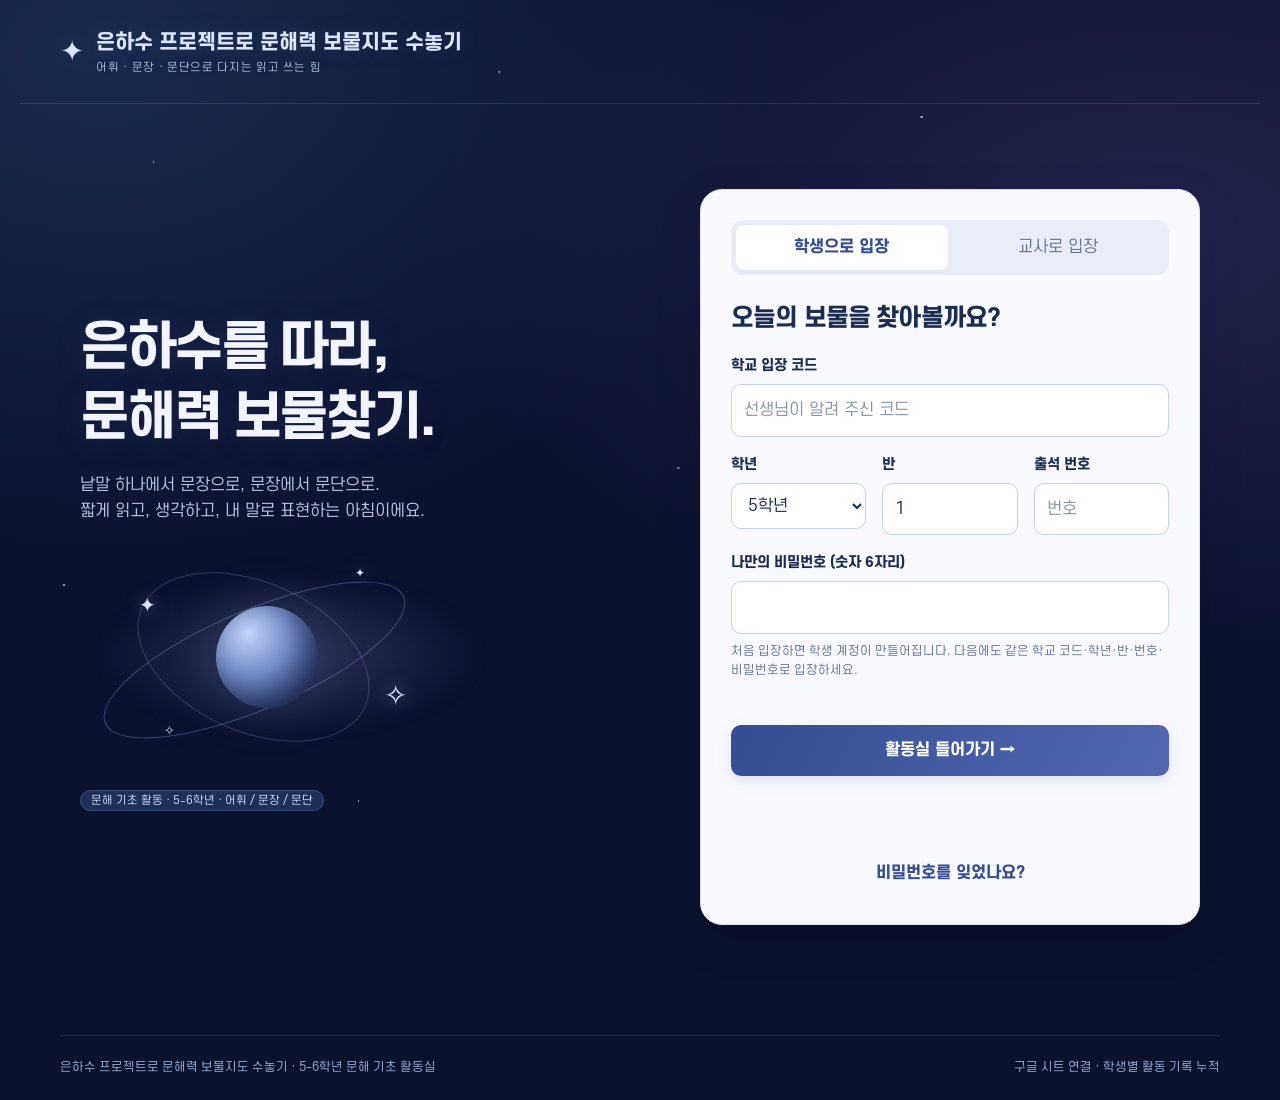
<file: docs/index.html>
<!doctype html>
<html lang="ko"><head><meta charset="utf-8"><meta name="viewport" content="width=device-width,initial-scale=1"><meta name="theme-color" content="#0b122d"><title>은하수 프로젝트로 문해력 보물지도 수놓기</title><link rel="stylesheet" href="./style.css?v=71a3079c25fe"><script src="./config.js?v=be926538efc4" defer></script><script src="./cloud-transport.js?v=d28cc4efab80" defer></script><script src="./app.js?v=27c8f6ef9965" defer></script></head>
<body><header><a class="brand" href="./">✦ <span>은하수 프로젝트로 문해력 보물지도 수놓기<small>어휘 · 문장 · 문단으로 다지는 읽고 쓰는 힘</small></span></a><div id="account"></div></header><main id="app"></main><div id="toast" role="status" aria-live="polite"></div><footer>은하수 프로젝트로 문해력 보물지도 수놓기 · 5–6학년 문해 기초 활동실 <span>구글 시트 연결 · 학생별 활동 기록 누적</span></footer></body></html>
</file>
<file: docs/style.css>
@charset "UTF-8";
@font-face{font-family:"S-Core Dream";src:url("./fonts/SCDream4.otf") format("opentype");font-style:normal;font-weight:400;font-display:swap}
@font-face{font-family:"S-Core Dream";src:url("./fonts/SCDream5.otf") format("opentype");font-style:normal;font-weight:500;font-display:swap}
@font-face{font-family:"S-Core Dream";src:url("./fonts/SCDream6.otf") format("opentype");font-style:normal;font-weight:600;font-display:swap}
@font-face{font-family:"S-Core Dream";src:url("./fonts/SCDream7.otf") format("opentype");font-style:normal;font-weight:700;font-display:swap}
:root{--ink:#1c2c51;--green:#354d92;--muted:#687593;--paper:#0b122d;--line:#d9e0f2;--mint:#e8edfc;--orange:#5265a5;--purple:#7b63ac}*{box-sizing:border-box}body{margin:0;background:var(--paper);color:var(--ink);font:16px/1.65 "S-Core Dream","Malgun Gothic",system-ui,sans-serif}button,input,select,textarea{font:inherit}button,a,input,select,textarea{outline-offset:4px}button{cursor:pointer}header{max-width:1240px;margin:auto;padding:26px 40px;display:flex;justify-content:space-between;align-items:center;gap:16px;border-bottom:1px solid var(--line)}a{color:inherit}.brand{display:flex;gap:12px;align-items:center;text-decoration:none;font-size:29px;color:var(--green);font-weight:bold}.brand>span{font-size:20px}.brand small{display:block;font-size:11px;letter-spacing:.06em;font-weight:normal;color:var(--muted)}#account{display:flex;gap:12px;align-items:center;font-size:13px}main{max-width:1160px;margin:0 auto;padding:45px 0 70px;min-height:75vh}h1{font-size:40px;line-height:1.35;letter-spacing:-.06em;margin:12px 0 18px}h2{font-size:24px;letter-spacing:-.035em;margin:0 0 16px}h3{margin:0 0 10px;font-size:19px}p{margin:8px 0 20px}.eyebrow{color:var(--green);font-weight:bold;font-size:12px;letter-spacing:.15em}.muted,small{color:var(--muted)}.intro{display:grid;grid-template-columns:1.1fr 1fr;gap:70px;align-items:center;padding:40px 20px}.intro h1{font-size:52px}.intro p{max-width:440px;color:var(--muted)}.panel{background:#fff;border:1px solid var(--line);border-radius:22px;padding:30px;box-shadow:0 8px 30px #07112b16}.tabs{display:flex;gap:5px;padding:5px;border-radius:12px;background:#e9edf8;margin-bottom:24px}.tabs button{flex:1;background:none;border:none;border-radius:8px;padding:9px;color:var(--muted)}.tabs button.active{background:white;color:var(--green);box-shadow:0 2px 6px #00000008;font-weight:bold}label{display:block;font-size:14px;font-weight:bold;margin:16px 0 7px}input,select,textarea{width:100%;border:1px solid #c8d2ec;background:#fff;border-radius:10px;padding:12px;color:var(--ink);min-width:0}textarea{resize:vertical;min-height:110px;line-height:1.75}.row{display:flex;gap:16px}.row>*{flex:1;min-width:0}.primary,.secondary,.quiet{border:0;border-radius:10px;padding:12px 20px;font-weight:bold}.primary{background:var(--green);color:#fff}.secondary{background:var(--mint);color:var(--green)}.quiet{background:transparent;color:var(--green);padding:8px 12px}.full{width:100%;margin-top:24px}.error{color:#a13931;min-height:24px;font-size:14px}.hero{display:flex;justify-content:space-between;gap:24px;align-items:center;margin-bottom:30px}.hero p{color:var(--muted)}.date{display:inline-block;border:1px solid #6174a0;border-radius:30px;padding:7px 15px;font-size:13px}.path{background:#19274c;border-radius:20px;padding:24px 30px;display:flex;justify-content:space-between;align-items:center;margin-bottom:30px;gap:24px}.path strong{font-size:19px}.path p{margin:4px 0 0;font-size:13px;color:var(--muted)}.dots{display:flex;gap:10px}.dot{width:34px;height:34px;border-radius:50%;border:1px solid #6378aa;text-align:center;line-height:32px;color:var(--muted)}.dot.done{background:var(--green);color:#fff}.cards{display:grid;grid-template-columns:repeat(3,1fr);gap:22px}.card{border:1px solid var(--line);border-radius:20px;padding:26px;background:#fff;display:flex;flex-direction:column;align-items:flex-start;min-height:305px}.card .symbol{width:52px;height:52px;border-radius:16px;background:#e2ebff;display:grid;place-items:center;font-size:27px;margin:20px 0}.card.sentence .symbol{background:#e8edff;color:var(--orange)}.card.paragraph .symbol{background:#eee8ff;color:var(--purple)}.card .meta{font-size:11px;letter-spacing:.08em;color:var(--muted);width:100%;display:flex;justify-content:space-between}.card p{font-size:14px;color:var(--muted);flex:1}.card button{width:100%}.badge{font-size:11px;border-radius:20px;padding:3px 10px;background:#e6ecff;color:var(--green)}.section-title{display:flex;justify-content:space-between;align-items:center;margin:40px 0 18px}.workspace{display:grid;grid-template-columns: .85fr 1.15fr;gap:25px;align-items:start}.reading{background:#edf1fc;border-radius:20px;padding:30px;position:sticky;top:20px}.passage{white-space:pre-line;line-height:2.1;margin:24px 0;font-size:18px}.target{background:#e2e8ff;border-radius:8px;padding:4px 12px;display:inline-block;font-weight:bold}.hint{border-top:1px solid #c9d4ef;padding-top:18px;font-size:14px;color:#52678f}.formhead{display:flex;justify-content:space-between;gap:15px;align-items:center}.choice{display:flex;gap:10px;align-items:flex-start;padding:12px;border:1px solid var(--line);border-radius:10px;font-weight:normal;margin:8px 0;cursor:pointer}.choice input{width:auto;margin-top:6px;flex-shrink:0}.selfcheck{background:#f0f3fc;padding:16px;border-radius:12px;margin-top:22px}.selfcheck label{margin-top:0}.selfcheck select{margin-top:8px}.saved{font-size:12px;color:var(--muted);margin-top:12px}.record{border:1px solid var(--line);border-radius:14px;background:#fff;padding:20px 24px;margin:12px 0}.record summary{cursor:pointer;font-weight:bold}.record summary small{font-weight:normal;margin-left:15px}.answer{white-space:pre-wrap;word-break:break-word;background:#f0f3fc;border-radius:8px;padding:12px;margin:6px 0 16px}.feedback{background:#e9efff;padding:14px;border-radius:10px;border-left:3px solid #7c8fcc;white-space:pre-wrap}.filters{display:grid;grid-template-columns:repeat(4,1fr);gap:12px;margin-bottom:20px}.stats{display:flex;gap:18px;flex-wrap:wrap;margin:20px 0}.stat{background:#fff;border:1px solid var(--line);border-radius:14px;padding:18px 24px;flex:1;min-width:140px}.stat b{display:block;font-size:28px;color:var(--green)}.empty{text-align:center;padding:36px;color:var(--muted);border:1px dashed #667dab;border-radius:15px}#toast{position:fixed;bottom:30px;left:50%;transform:translateX(-50%);background:var(--green);color:white;padding:12px 24px;border-radius:12px;box-shadow:0 5px 20px #0002;display:none;max-width:90vw;z-index:5}footer{max-width:1160px;margin:auto;padding:22px 0;border-top:1px solid var(--line);font-size:12px;color:var(--muted);display:flex;justify-content:space-between}button:disabled{opacity:.6;cursor:wait}.back{margin-bottom:20px}.note{font-size:12px;color:var(--muted)}@media(max-width:1200px){main,footer{margin:0 30px}}@media(max-width:760px){header{padding:18px 20px}.brand small{display:none}main{padding-top:28px;margin:0 20px}.intro{grid-template-columns:1fr;gap:25px;padding:0}.intro h1{font-size:38px}.galaxy{display:none}.cards,.workspace{grid-template-columns:1fr}.hero{align-items:flex-start;flex-direction:column}.hero h1{font-size:33px}.reading{position:static}.path{padding:20px}.filters{grid-template-columns:1fr 1fr}.card{min-height:240px}.card .symbol{margin:12px 0}.panel{padding:22px}.row{gap:12px}.formhead{align-items:flex-start}footer{margin:0 20px;display:block}footer span{display:block}.date{font-size:12px}.brand>span{font-size:17px}}
.exports{display:flex;flex-wrap:wrap;gap:8px;font-size:13px}.exports a{text-decoration:none}.filters{grid-template-columns:repeat(4,minmax(0,1fr))}.school-grid{display:grid;grid-template-columns:1fr 1fr;gap:22px}.count-line{display:flex;justify-content:space-between;border-bottom:1px solid var(--line);padding:8px 0;margin:0;font-size:14px}.table-wrap{overflow-x:auto}table{width:100%;border-collapse:collapse;margin:20px 0;font-size:14px}th,td{text-align:left;vertical-align:top;padding:14px;border-bottom:1px solid var(--line)}th{background:#edf1fc;white-space:nowrap}.preset{background:#ffffff88;border-radius:12px;padding:16px;margin:22px 0}.card .badge{margin-bottom:14px;font-size:10px}.record>.badge{margin-top:14px}li{margin:12px 0}@media(max-width:760px){.school-grid{grid-template-columns:1fr}.filters{grid-template-columns:1fr 1fr}.section-title{align-items:flex-start;gap:15px;flex-wrap:wrap}#account{font-size:11px}.row{flex-wrap:wrap}.brand small{display:none}h1{font-size:32px}}

/* Midnight sky, starlight, and a quiet Milky Way. Reading surfaces stay light. */
body{background-color:#0b122d;background-image:radial-gradient(ellipse at 8% 6%,#293c6d88,transparent 42%),radial-gradient(ellipse at 90% 26%,#453b8066,transparent 45%),radial-gradient(1px 1px at 12% 18%,#e7edffcc 70%,transparent),radial-gradient(1px 1px at 39% 8%,#dce4ffbb 70%,transparent),radial-gradient(1.5px 1.5px at 72% 13%,#cbd8ffcc 70%,transparent),radial-gradient(1px 1px at 91% 42%,#e3eaffaa 70%,transparent),radial-gradient(1px 1px at 5% 65%,#c9d9ffaa 70%,transparent),radial-gradient(1.5px 1.5px at 53% 52%,#aebfff99 70%,transparent),radial-gradient(1px 1px at 81% 81%,#dce4ffbb 70%,transparent),radial-gradient(1px 1px at 28% 89%,#c5d4ffaa 70%,transparent);background-attachment:fixed;color:#e9eeff}
header{border-bottom-color:#6175aa45}.brand{color:#dce6ff;text-shadow:0 0 24px #9bb5ff25}.brand small{color:#afbddf}#account{color:#c5d2f2}#account .quiet,.back{color:#c3d3ff}.eyebrow{color:#b5c7ff}.intro h1,.hero h1{color:#f2f5ff;text-shadow:0 5px 35px #6072cb22}.intro p,.hero p,.section-title>.muted{color:#b5c3e2}.date{background:#182445b3;color:#d6e1ff;border-color:#536a9a}.panel,.card,.record,.stat{color:var(--ink);box-shadow:0 14px 45px #040a2020}.panel{background:#f9faff}.panel .eyebrow,.reading .eyebrow{color:#4a60a5}.panel p,.panel .note{color:#647393}.primary{background:linear-gradient(120deg,#354d92,#5367b1);box-shadow:0 5px 14px #344b8e25;transition:background .15s,box-shadow .15s}.primary:hover{background:linear-gradient(120deg,#405da8,#6879c8);box-shadow:0 6px 20px #5974c53d}.secondary:hover{background:#d9e3ff}.quiet:hover{background:#647cc11a}input:focus,textarea:focus,select:focus{outline:2px solid #6d83c6;border-color:#6d83c6}input::placeholder,textarea::placeholder{color:#8995ad}.path{background:linear-gradient(110deg,#1b2b53,#26325d);border:1px solid #586fa05c;box-shadow:inset 0 1px #a5b8ff16}.path strong{color:#e6edff}.path p{color:#b0c0e0}.dot{color:#c0cdec}.dot.done{background:#b9cbff;color:#17294e;border-color:#b9cbff}.reading{color:var(--ink);background:linear-gradient(145deg,#e8eeff,#f3f0fc);border:1px solid #c5d1ef}.reading .hint{color:#52678f}.card .symbol{color:#355a98;background:#e1eaff}.card.sentence .symbol{color:#5d58a3;background:#eae8ff}.card.paragraph .symbol{color:#755c9b;background:#f0e9fb}.card .badge,.record .badge{background:#e6ecff;color:#354d92}.intro>div>.badge{background:#202f59;color:#cfddff;border:1px solid #52699880}.section-title h2{color:#e1eaff}main>.note{color:#aebcdb}.empty{color:#bdc9e6;background:#15204166;border-color:#52678e}.panel .empty{color:#687593;background:#eef2fc}footer{color:#9aaed4;border-top-color:#6175aa45}.error{color:#a43f55}#toast{background:#dbe5ff;color:#1e315c;border:1px solid #b1c3f2;box-shadow:0 8px 30px #02091c50}
.galaxy{height:190px;max-width:420px;margin:36px 0;position:relative;isolation:isolate}.galaxy:before{content:'';position:absolute;inset:10px 0;background:radial-gradient(ellipse,#7d84d247,transparent 65%);filter:blur(9px)}.orbit{position:absolute;border:1px solid #91a9ee57;border-radius:50%;width:325px;height:100px;top:50px;left:12px;transform:rotate(-23deg)}.orbit:nth-child(2){width:245px;height:150px;top:22px;left:51px;transform:rotate(24deg);border-color:#a394d845}.planet{position:absolute;top:46px;left:136px;width:102px;height:102px;border-radius:50%;background:radial-gradient(circle at 32% 27%,#c3d4fa,#748bc7 40%,#334477 74%,#172344);box-shadow:0 0 55px #8fa5ec30,inset -10px -8px 25px #11193866}.star{position:absolute;color:#d8e5ff;font-style:normal;text-shadow:0 0 17px #c5d6ff8c;font-size:20px}.star:nth-of-type(1){top:29px;left:59px}.star:nth-of-type(2){top:113px;left:304px;font-size:28px}.star:nth-of-type(3){top:4px;left:275px;font-size:12px}.star:nth-of-type(4){top:160px;left:84px;font-size:13px}
@media(max-width:760px){.galaxy{display:none}.brand{font-size:25px}.hero h1{font-size:32px}.intro{padding-top:8px}}
.note{color:#b5c3e2}.panel .note,.card .note,.record .note,.reading .note{color:#647393}

.record-context{display:flex;align-items:center;flex-wrap:wrap;gap:14px;margin:22px 0 12px;padding:15px 18px;background:#e5ecff;border:1px solid #cbd7f4;border-radius:12px;color:#354d92}.record-context span{font-size:13px;font-weight:500}.record-context strong{font-size:23px;font-weight:700;color:#20365f}.record-passage{margin:10px 0 18px;padding:12px 16px;border:1px solid #d9e0f2;border-radius:10px;background:#f8faff}.record-passage summary{font-size:13px;color:#52678f}.record-passage .passage{font-size:16px;margin:12px 0 0}
</file>
